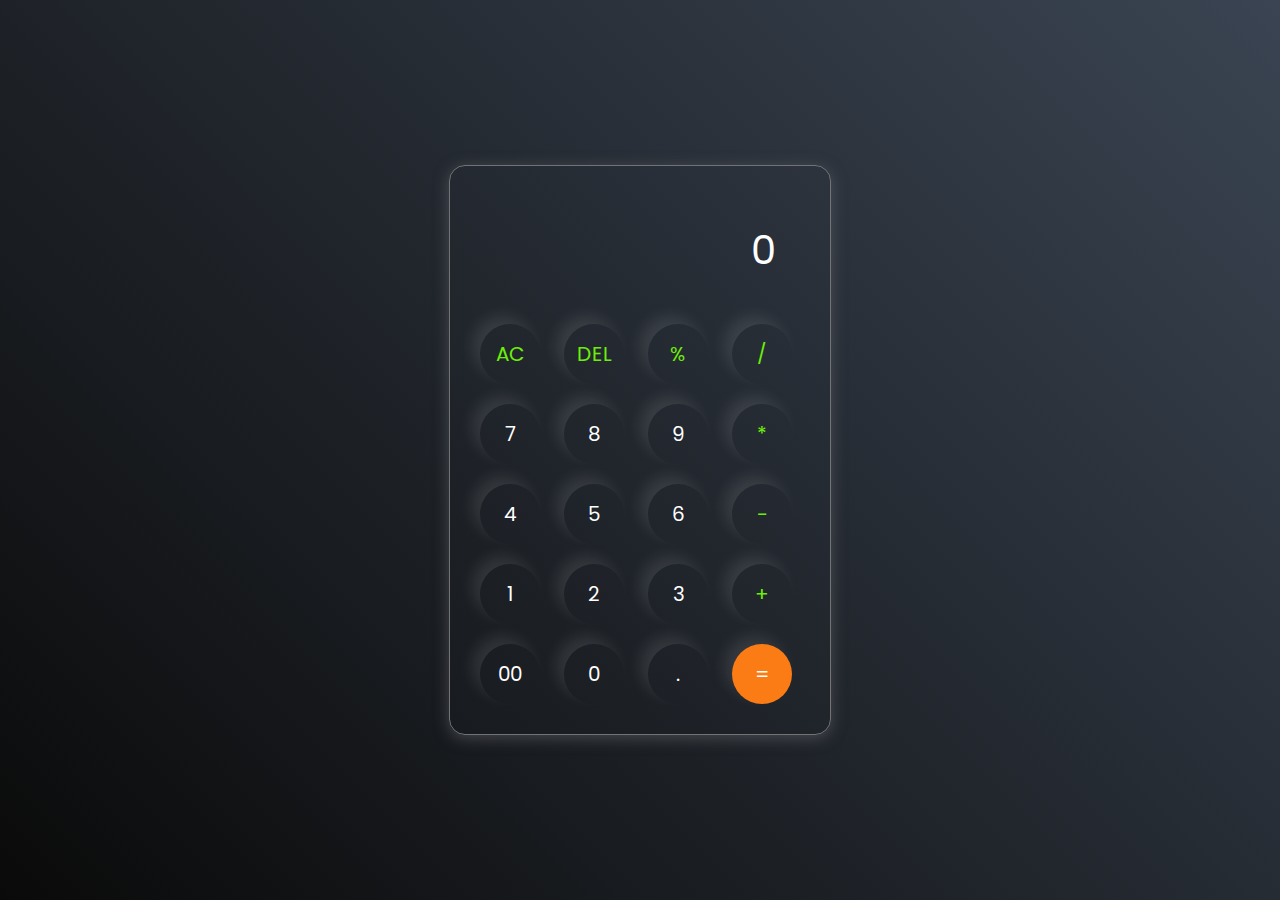
<file: Calculator/index.html>
<!DOCTYPE html>
<html lang="en">
<head>
    <meta charset="UTF-8">
    <meta name="viewport" content="width=device-width, initial-scale=1.0">
    <title>Calculator</title>
    <link rel="stylesheet" href="style.css">
    
</head>
<body>
    <div class="container">
    <div class="calculator">
        <input type="text" id="inputBox" placeholder="0"/>
        <div>
            <button class="button operator">AC</button>
            
            <button class="button operator">DEL</button>
            <button class="button operator">%</button>
            <button class="button operator">/</button>

        </div>
        <div>
            <button class="button">7</button>
            <button class="button">8</button>
            <button class="button">9</button>
            <button class="button operator">*</button>
        </div>
        <div>
            <button class="button">4</button>
            <button class="button">5</button>
            <button class="button">6</button>
            <button class="button operator">-</button>
        </div>
        <div>
            <button class="button">1</button>
            <button class="button">2</button>
            <button class="button">3</button>
            <button class="button operator">+</button>
        </div>
        <div>
            <button class="button">00</button>
            <button class="button">0</button>
            <button class="button">.</button>
            <button class="button equalBtn">=</button>

        </div>
    </div>
    </div>
    <script src="script.js"></script>
</body>
</html>
</file>
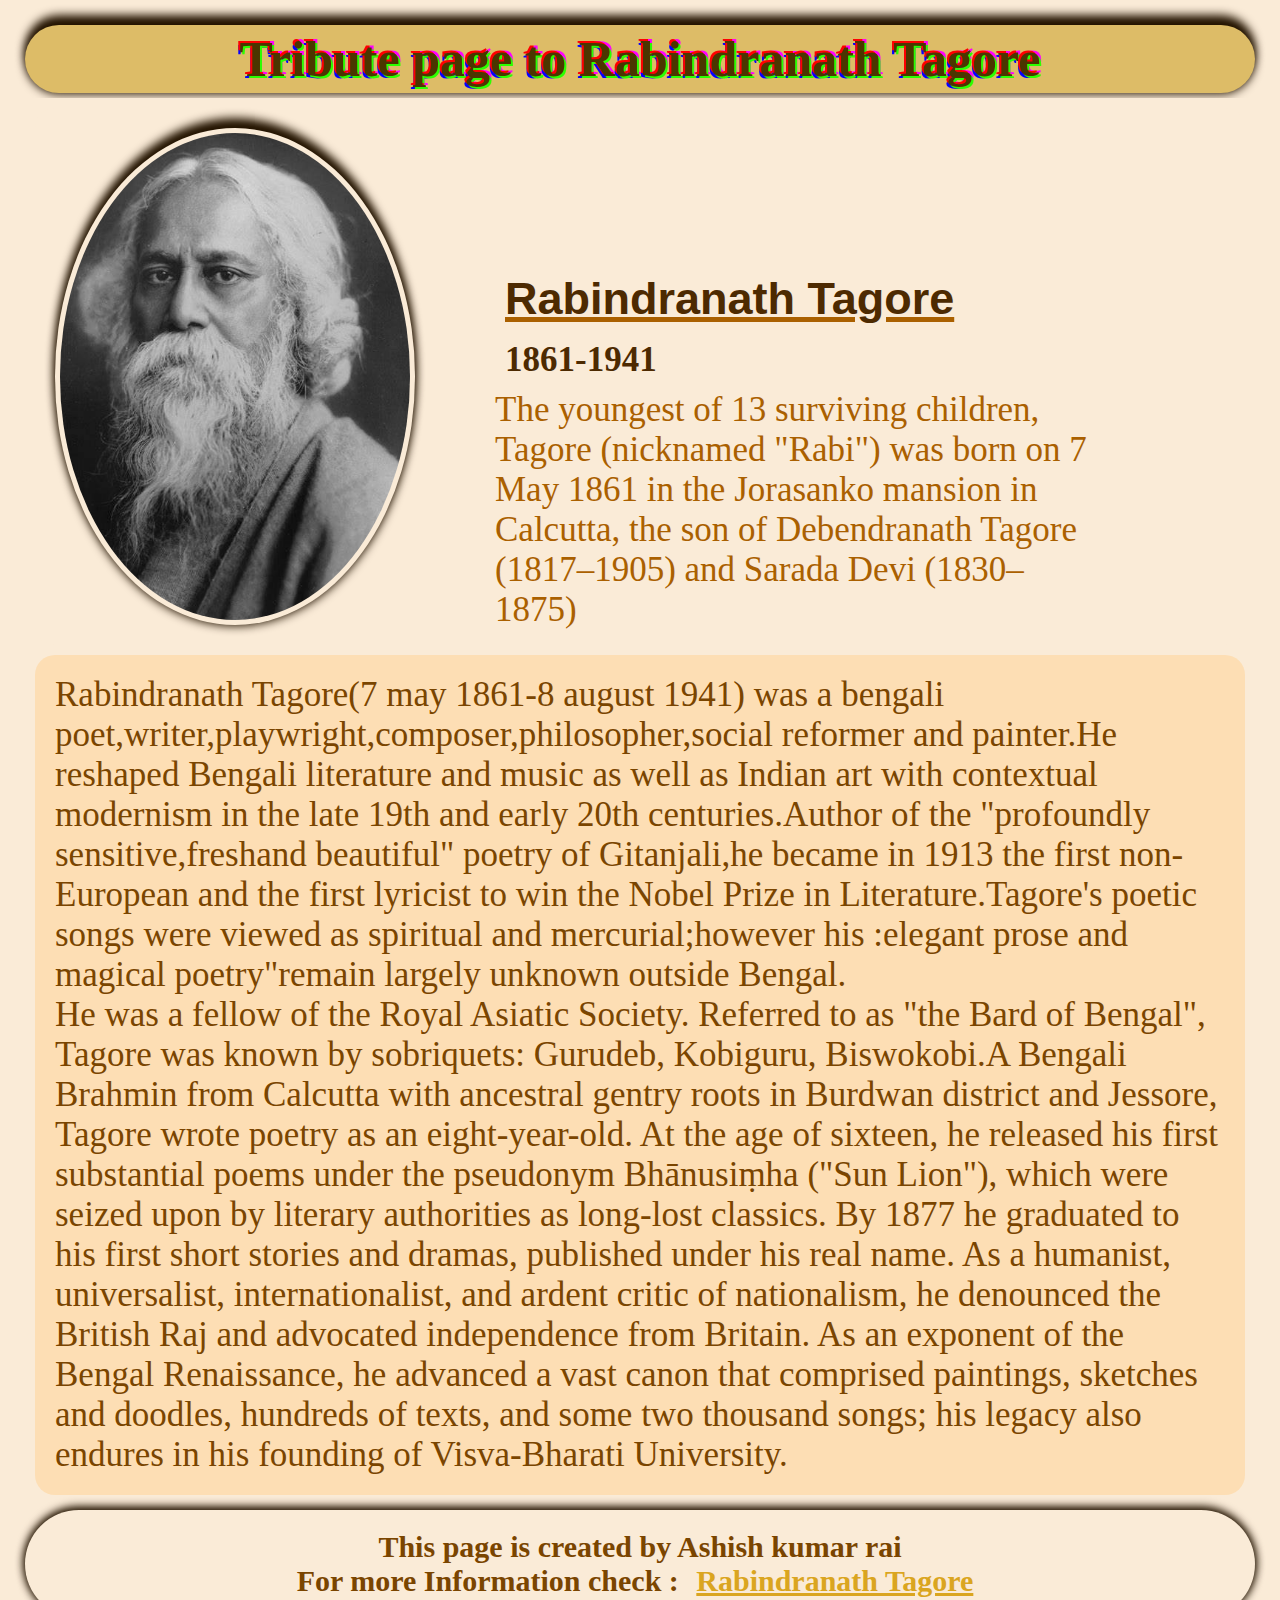
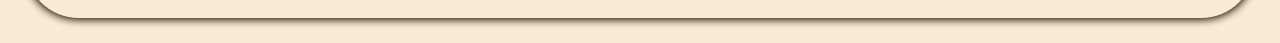
<file: Tribute page/index.html>
<!DOCTYPE html>
<html lang="en">
<head>
    <meta charset="UTF-8">
    <meta name="viewport" content="width-device, initial-scale=1.0">
    <title>Tribute page to Rabindranath Tagore</title>
    <link rel="stylesheet" href="css/style.css">
   <!--   <link rel="shortcut icon" href="">-->

</head>

<body>
    <header>
        Tribute page to Rabindranath Tagore
        
    </header>
    <main>
        <div class="container1">
        <div>
            <img src="img/OIP.jpeg" class="photo" alt="">
        </div>
        <div class="info">
            <h1>Rabindranath Tagore</h1>
            <h4>1861-1941</h4>
            The youngest of 13 surviving children, Tagore (nicknamed "Rabi") was born on 7 May 1861 in the Jorasanko mansion in Calcutta, the son of Debendranath Tagore (1817–1905) and Sarada Devi (1830–1875)
        </div>
   
    </div>
        <div class="container2">
    
           Rabindranath Tagore(7 may 1861-8 august 1941)
           was a bengali poet,writer,playwright,composer,philosopher,social reformer and painter.He reshaped Bengali literature and music as well as Indian art with contextual modernism in the late 19th and early 20th centuries.Author of the "profoundly sensitive,freshand beautiful" poetry of Gitanjali,he became in 1913 the first non-European and the first lyricist to win the Nobel Prize in Literature.Tagore's poetic songs were viewed as spiritual and mercurial;however his :elegant prose and magical poetry"remain largely unknown outside Bengal.
           <br>He was a fellow of the Royal Asiatic Society. Referred to as "the Bard of Bengal", Tagore was known by sobriquets: Gurudeb, Kobiguru, Biswokobi.A Bengali Brahmin from Calcutta with ancestral gentry roots in Burdwan district and Jessore, Tagore wrote poetry as an eight-year-old. At the age of sixteen, he released his first substantial poems under the pseudonym Bhānusiṃha ("Sun Lion"), which were seized upon by literary authorities as long-lost classics. By 1877 he graduated to his first short stories and dramas, published under his real name. As a humanist, universalist, internationalist, and ardent critic of nationalism, he denounced the British Raj and advocated independence from Britain. As an exponent of the Bengal Renaissance, he advanced a vast canon that comprised paintings, sketches and doodles, hundreds of texts, and some two thousand songs; his legacy also endures in his founding of Visva-Bharati University.


        </div>
    </main>
<footer>


    This page is created by Ashish kumar rai <br>
    For more Information check : <a href="https://en.wikipedia.org/wiki/Rabindranath_Tagore">Rabindranath Tagore</a>
</footer>
</body>
</html>
</file>
<file: Calculator/style.css>
@import url('https://fonts.googleapis.com/css2?family=Poppins:ital,wght@0,200;1,200&display=swap');
  *{
    margin: 0;
    padding: 0;
    box-sizing: border-box;
    font-family: 'Poppins',sans-serif;
  }
  body{
    width: 100%;
    height: 100vh;
    display: flex;
    justify-content: center;
    align-items: center;
    background: linear-gradient(45deg,#0a0a0a,#3a4452);

  }
  .calculator{
    border: 1px solid#717377;
    padding: 20px;
    border-radius: 16px;
    background: transparent;
    box-shadow: 0px 3px 15px rgba(113,115,119,0.5);
  }
  input{
    width: 320px;
    border: none;
    padding: 24px;
    margin: 10px;
    background: transparent;
    box-shadow: opx 3px 15px rgbs(84,84,84,0.1);
    font-size: 40px;
    text-align: right;
    cursor:pointer;
    color:#ffffff;

  }
  input::placeholder{
    color: #ffffff;
  }
  button{
    border: none;
    width: 60px;
    height: 60px;
    margin: 10px;
    border-radius: 50%;
    background: transparent;
    color: #ffffff;
    font-size: 20px;
    box-shadow: -8px -8px 15px rgba(255,255,255,0.1);
    cursor: pointer;
  }
  .equalBtn{
    background-color: #fb7c14;
  }
  .operator{
    color: #6dee0a;
  }
</file>
<file: Tribute page/css/style.css>
*{
    background-color: antiquewhite;
    margin: 5px;
    padding: 5px;
}
header{
    font-size: 50px;
    font-weight: bolder;
    font-family: cursive;
    text-align: center;
    box-shadow: 0px -10px 10px rgb(36,20,0) ,0px  1px 10px rgb(36,20, 0) ;
    border-radius: 100px;
    background-color: rgb(221, 188, 103);
    color: rgb(75,54,0);
    text-shadow: -2px -2px #ff0000,2px 2px #2bff00,-2px 2px #0400ff,2px -2px #ff00ff;
}
footer{
    border-radius: 100px;
    font-weight: bolder;
    font-size: 30px;
    font-family: cursive;
    padding: 20px;
    text-align: center;
    box-shadow: 0px -3px 10px rgb(36,20,0),0px 1px 10px rgb(36,20,0);
    color: rgb(122,69,0);
}
.container1{
    border-radius: 20px;
    display: inline-flex;
}
.photo{
    width: 350px;
    display: block;
    box-shadow:0px -10px 10px rgb(36,20,0),0px 1px 10px rgb(36,20,0) ;
    border-radius:50%;
    background-attachment: scroll;

}
.info{
    margin-top: 5%;
    margin-left: 5%;
    width: 50%;
    display: block;
    align-content: flex-end;
    font-family: fantasy;
    font-size: 35px;
    text-align: left;
    color: rgb(170,96,0);
}

h1{
   font-size: 45px;
   font-family: Verdana, Geneva, Tahoma, sans-serif;
   color: #4d2a01;
   text-decoration: underline 5px rgb(170,96,0);
   text-align: left;
   

}
h4{
    font-size: 35px;
    font-family: Georgia, 'Times New Roman', Times, serif;
    color: #4d2a01;
    text-align: left;


}
.container2{
    padding: 20px;
    border-radius: 20px;
    background-color: rgb(253,222,180);
    font-family: 'Times New Roman', Times, serif;
    font-size: 35px;
    text-align: left;
    color: rgb(122,69,0);

    
}
@media screen and (max-width:1024px) {
    header{
        font-size: 30px;
        border-radius: 30px;

    }
    .container1{
        display: contents;
    }
    .photo{
        width: 200px;
        display: inline;
    }
    footer{
        border-radius: 50px;
        font-size: 35px;
        padding: 10px;
    }
    .info{
        margin-top: 0;
        margin-bottom: 0;
        font-size: 20px;
        width: 100%;
    }
    h1{
        font-size: 30px;
    }
    h4{
        font-size: 25px;
    }
    .container2{
        font-size: 20px;
        padding: 10px;

    }
    
}
a:-webkit-any-link{
    color: goldenrod;
    cursor: pointer;

}
</file>
